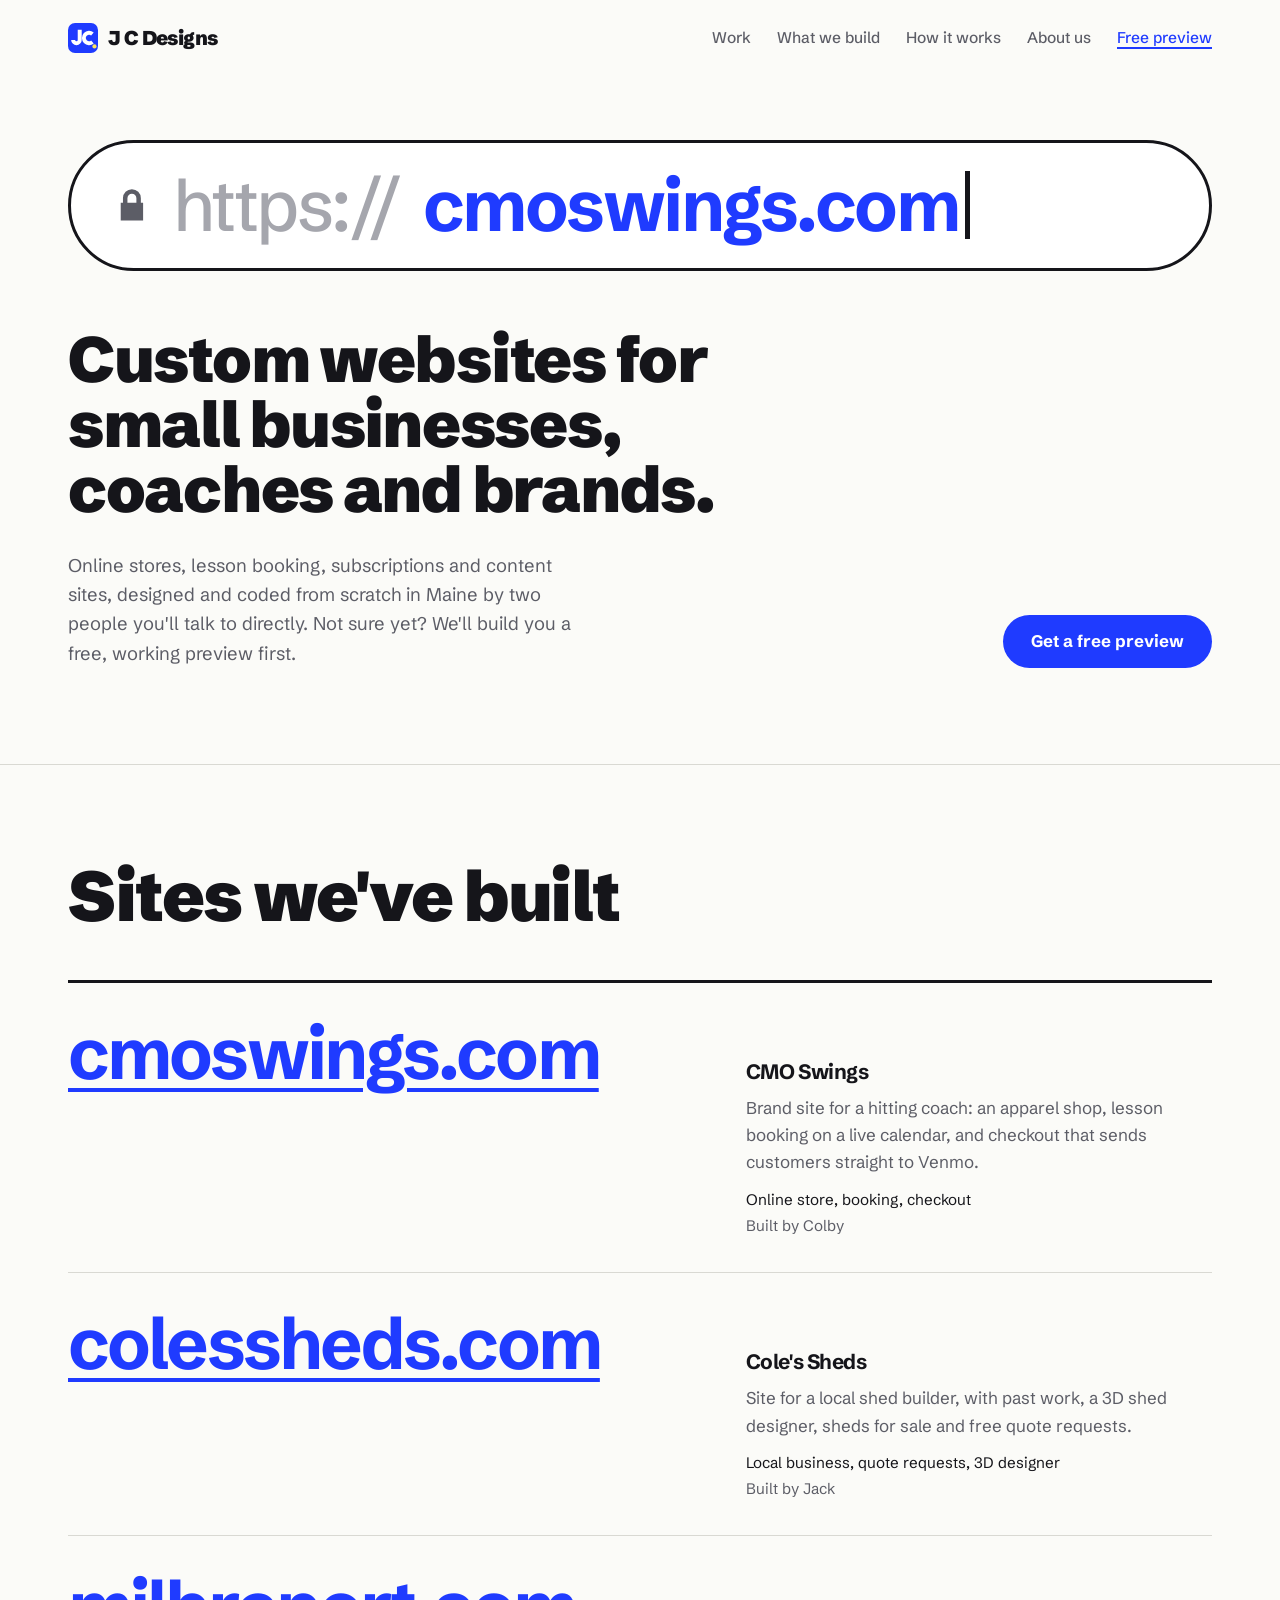
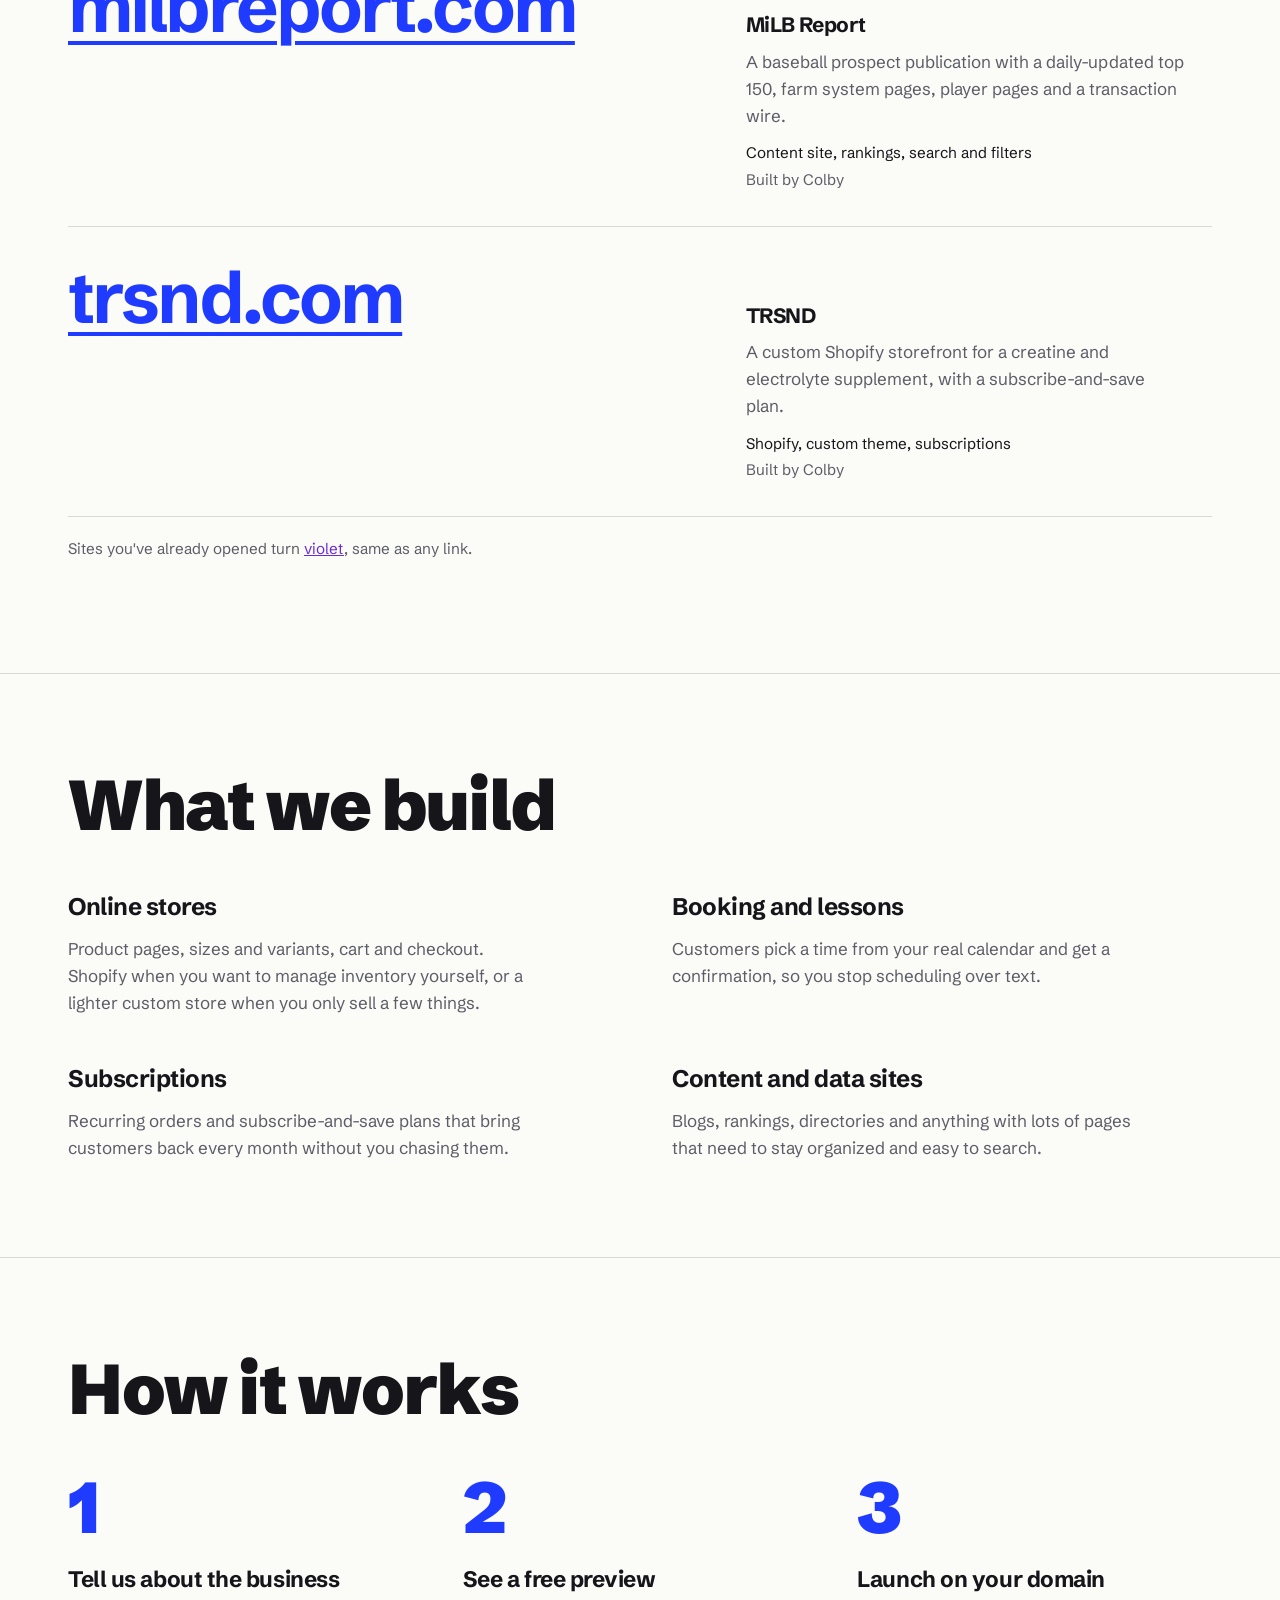
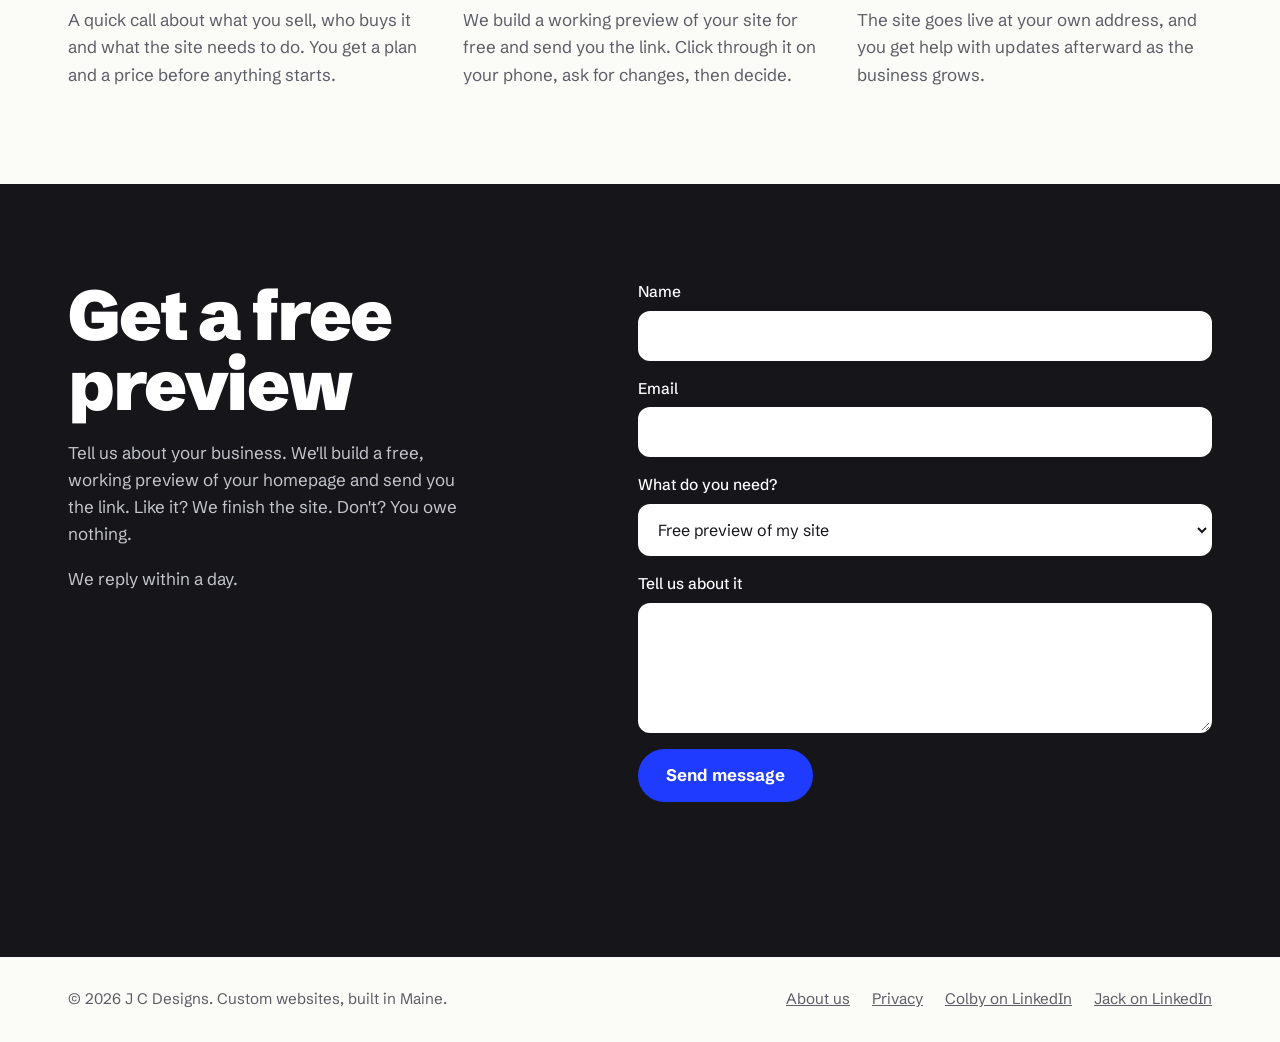
<file: index.html>
<!doctype html>
<html lang="en">
<head>
<meta charset="utf-8">
<meta name="viewport" content="width=device-width, initial-scale=1">
<title>J C Designs | Custom websites for small businesses, coaches and brands</title>
<meta name="description" content="Custom websites built from scratch for small businesses, coaches and brands. Online stores, booking, subscriptions and content sites. Based in Maine.">
<link rel="preconnect" href="https://fonts.googleapis.com">
<link rel="preconnect" href="https://fonts.gstatic.com" crossorigin>
<link href="https://fonts.googleapis.com/css2?family=Schibsted+Grotesk:wght@400;500;700;900&display=swap" rel="stylesheet">
<link rel="icon" href="favicon.svg" type="image/svg+xml">
<link rel="apple-touch-icon" href="apple-touch-icon.png">
<link rel="stylesheet" href="styles.css">
<!-- META PIXEL: paste your Pixel ID between the quotes to turn on ad tracking. Empty = off. -->
<script>
  window.META_PIXEL_ID = '';
  if (window.META_PIXEL_ID) {
    !function(f,b,e,v,n,t,s){if(f.fbq)return;n=f.fbq=function(){n.callMethod?n.callMethod.apply(n,arguments):n.queue.push(arguments)};if(!f._fbq)f._fbq=n;n.push=n;n.loaded=!0;n.version='2.0';n.queue=[];t=b.createElement(e);t.async=!0;t.src=v;s=b.getElementsByTagName(e)[0];s.parentNode.insertBefore(t,s)}(window,document,'script','https://connect.facebook.net/en_US/fbevents.js');
    fbq('init', window.META_PIXEL_ID);
    fbq('track', 'PageView');
  }
</script>
</head>
<body>

<header class="site">
  <div class="wrap">
    <a class="logo" href="#top"><img src="favicon.svg" alt="">J C Designs</a>
    <nav class="links" aria-label="Main">
      <a href="#work">Work</a>
      <a href="#services">What we build</a>
      <a href="#process">How it works</a>
      <a href="about.html">About us</a>
      <a class="nav-cta" href="#contact">Free preview</a>
    </nav>
  </div>
</header>

<main id="top">
  <div class="hero wrap">
    <div class="bar" aria-hidden="true">
      <svg viewBox="0 0 16 16" fill="currentColor"><path d="M4 7V5a4 4 0 1 1 8 0v2h1v8H3V7h1Zm2 0h4V5a2 2 0 1 0-4 0v2Z"/></svg>
      <span class="scheme">https://</span><a id="addr" href="https://cmoswings.com" tabindex="-1">cmoswings.com</a><span class="caret"></span>
    </div>
    <h1>Custom websites for small businesses, coaches and brands.</h1>
    <div class="hero-row">
      <p>Online stores, lesson booking, subscriptions and content sites, designed and coded from scratch in Maine by two people you'll talk to directly. Not sure yet? We'll build you a free, working preview first.</p>
      <a class="btn" href="#contact">Get a free preview</a>
    </div>
  </div>

  <section class="block" id="work" aria-labelledby="work-title">
    <div class="wrap">
      <h2 id="work-title">Sites we've built</h2>
      <ul class="projects">
        <li class="project">
          <a class="domain" href="https://cmoswings.com" target="_blank" rel="noopener">cmoswings.com</a>
          <div>
            <h3>CMO Swings</h3>
            <p>Brand site for a hitting coach: an apparel shop, lesson booking on a live calendar, and checkout that sends customers straight to Venmo.</p>
            <div class="what">Online store, booking, checkout</div>
            <div class="who">Built by Colby</div>
          </div>
        </li>
        <li class="project">
          <a class="domain" href="https://www.colessheds.com" target="_blank" rel="noopener">colessheds.com</a>
          <div>
            <h3>Cole's Sheds</h3>
            <p>Site for a local shed builder, with past work, a 3D shed designer, sheds for sale and free quote requests.</p>
            <div class="what">Local business, quote requests, 3D designer</div>
            <div class="who">Built by Jack</div>
          </div>
        </li>
        <li class="project">
          <a class="domain" href="https://milbreport.com" target="_blank" rel="noopener">milbreport.com</a>
          <div>
            <h3>MiLB Report</h3>
            <p>A baseball prospect publication with a daily-updated top 150, farm system pages, player pages and a transaction wire.</p>
            <div class="what">Content site, rankings, search and filters</div>
            <div class="who">Built by Colby</div>
          </div>
        </li>
        <li class="project">
          <a class="domain" href="https://trsnd.com" target="_blank" rel="noopener">trsnd.com</a>
          <div>
            <h3>TRSND</h3>
            <p>A custom Shopify storefront for a creatine and electrolyte supplement, with a subscribe-and-save plan.</p>
            <div class="what">Shopify, custom theme, subscriptions</div>
            <div class="who">Built by Colby</div>
          </div>
        </li>
      </ul>
      <p class="visited-note">Sites you've already opened turn <span>violet</span>, same as any link.</p>
    </div>
  </section>

  <section class="block" id="services" aria-labelledby="services-title">
    <div class="wrap">
      <h2 id="services-title">What we build</h2>
      <div class="services">
        <div>
          <h3>Online stores</h3>
          <p>Product pages, sizes and variants, cart and checkout. Shopify when you want to manage inventory yourself, or a lighter custom store when you only sell a few things.</p>
        </div>
        <div>
          <h3>Booking and lessons</h3>
          <p>Customers pick a time from your real calendar and get a confirmation, so you stop scheduling over text.</p>
        </div>
        <div>
          <h3>Subscriptions</h3>
          <p>Recurring orders and subscribe-and-save plans that bring customers back every month without you chasing them.</p>
        </div>
        <div>
          <h3>Content and data sites</h3>
          <p>Blogs, rankings, directories and anything with lots of pages that need to stay organized and easy to search.</p>
        </div>
      </div>
    </div>
  </section>

  <section class="block" id="process" aria-labelledby="process-title">
    <div class="wrap">
      <h2 id="process-title">How it works</h2>
      <ol class="steps">
        <li>
          <h3>Tell us about the business</h3>
          <p>A quick call about what you sell, who buys it and what the site needs to do. You get a plan and a price before anything starts.</p>
        </li>
        <li>
          <h3>See a free preview</h3>
          <p>We build a working preview of your site for free and send you the link. Click through it on your phone, ask for changes, then decide.</p>
        </li>
        <li>
          <h3>Launch on your domain</h3>
          <p>The site goes live at your own address, and you get help with updates afterward as the business grows.</p>
        </li>
      </ol>
    </div>
  </section>
</main>

<section class="contact" id="contact" aria-labelledby="contact-title">
  <div class="wrap">
    <div>
      <h2 id="contact-title">Get a free preview</h2>
      <p>Tell us about your business. We'll build a free, working preview of your homepage and send you the link. Like it? We finish the site. Don't? You owe nothing.</p>
      <p>We reply within a day.</p>
    </div>
    <!--
      CONTACT FORM: submissions go through FormSubmit (formsubmit.co) and are
      emailed to Colby, with a copy to Jack. The very first submission sends an
      activation email to each inbox; click the link in it once and every
      later message is delivered.
    -->
    <form id="contact-form" novalidate>
      <label for="cf-name">Name <input id="cf-name" name="name" autocomplete="name" required></label>
      <label for="cf-email">Email <input id="cf-email" type="email" name="email" autocomplete="email" required></label>
      <label for="cf-type">What do you need?
        <select id="cf-type" name="type">
          <option>Free preview of my site</option>
          <option>Online store</option>
          <option>Booking site</option>
          <option>Subscriptions</option>
          <option>Content or data site</option>
          <option>Something else</option>
        </select>
      </label>
      <label for="cf-message">Tell us about it <textarea id="cf-message" name="message"></textarea></label>
      <input type="text" name="_honey" tabindex="-1" autocomplete="off" aria-hidden="true" style="position:absolute;left:-9999px">
      <button class="btn" type="submit" id="cf-send">Send message</button>
      <p class="form-status" id="cf-status" role="status" aria-live="polite"></p>
    </form>
  </div>
</section>

<footer>
  <div class="wrap">
    <span>&copy; <span id="yr">2026</span> J C Designs. Custom websites, built in Maine.</span>
    <nav aria-label="Footer"><a href="about.html">About us</a><a href="privacy.html">Privacy</a><a href="https://www.linkedin.com/in/colby-moholland-ba1946391/" target="_blank" rel="noopener">Colby on LinkedIn</a><a href="https://www.linkedin.com/in/jack-caricofe-293b00419/" target="_blank" rel="noopener">Jack on LinkedIn</a></nav>
  </div>
</footer>

<script>
  // Address bar: types out each site we've built, then ends on "yours".
  (function () {
    const a = document.getElementById('addr');
    const sites = [
      ['cmoswings.com', 'https://cmoswings.com'],
      ['colessheds.com', 'https://www.colessheds.com'],
      ['milbreport.com', 'https://milbreport.com'],
      ['trsnd.com', 'https://trsnd.com'],
      ['yourbusiness.com', '#contact']
    ];
    if (matchMedia('(prefers-reduced-motion: reduce)').matches) {
      a.textContent = 'yourbusiness.com'; a.href = '#contact'; a.classList.add('yours'); return;
    }
    let i = 0;
    const wait = ms => new Promise(r => setTimeout(r, ms));
    async function run() {
      for (;;) {
        const [name, href] = sites[i];
        a.href = href; a.classList.toggle('yours', href === '#contact');
        for (let n = 1; n <= name.length; n++) { a.textContent = name.slice(0, n); await wait(55 + Math.random() * 45); }
        await wait(href === '#contact' ? 3200 : 1500);
        for (let n = name.length; n >= 0; n--) { a.textContent = name.slice(0, n); await wait(22); }
        a.classList.remove('yours');
        await wait(220);
        i = (i + 1) % sites.length;
      }
    }
    a.textContent = '';
    setTimeout(run, 400);
  })();

  // Contact form: sends each inquiry to Colby and to Jack as two separate
  // FormSubmit emails. Each address activates once via FormSubmit's first email.
  const FORM_ENDPOINTS = [
    'https://formsubmit.co/ajax/ctmcards1@gmail.com',
    'https://formsubmit.co/ajax/jackcaricofe222@gmail.com'
  ];
  const form = document.getElementById('contact-form');
  const status = document.getElementById('cf-status');
  const sendBtn = document.getElementById('cf-send');
  form.addEventListener('submit', async e => {
    e.preventDefault();
    if (!form.checkValidity()) {
      status.dataset.state = 'error';
      status.textContent = 'Add your name and a valid email address so we can reply.';
      form.querySelector(':invalid').focus();
      return;
    }
    const d = Object.fromEntries(new FormData(form));
    if (d._honey) return;
    sendBtn.disabled = true;
    sendBtn.textContent = 'Sending...';
    status.dataset.state = '';
    status.textContent = '';
    try {
      const body = JSON.stringify({
        name: d.name, email: d.email, need: d.type, message: d.message || '',
        _replyto: d.email, _template: 'table',
        _subject: 'New website inquiry: ' + d.type + ' from ' + d.name
      });
      const results = await Promise.allSettled(FORM_ENDPOINTS.map(url => fetch(url, {
        method: 'POST',
        headers: { 'Content-Type': 'application/json', 'Accept': 'application/json' },
        body
      })));
      const anySent = results.some(r => r.status === 'fulfilled' && r.value.ok);
      if (!anySent) throw new Error('not sent');
      form.reset();
      if (window.fbq) fbq('track', 'Lead', { content_name: d.type });
      status.dataset.state = 'sent';
      status.textContent = 'Message sent. We\'ll reply within a day.';
      sendBtn.textContent = 'Sent';
    } catch (err) {
      status.dataset.state = 'error';
      status.textContent = 'Your message didn\'t send. Check your connection and try again.';
      sendBtn.disabled = false;
      sendBtn.textContent = 'Send message';
    }
  });

  document.getElementById('yr').textContent = new Date().getFullYear();
</script>
</body>
</html>
</file>
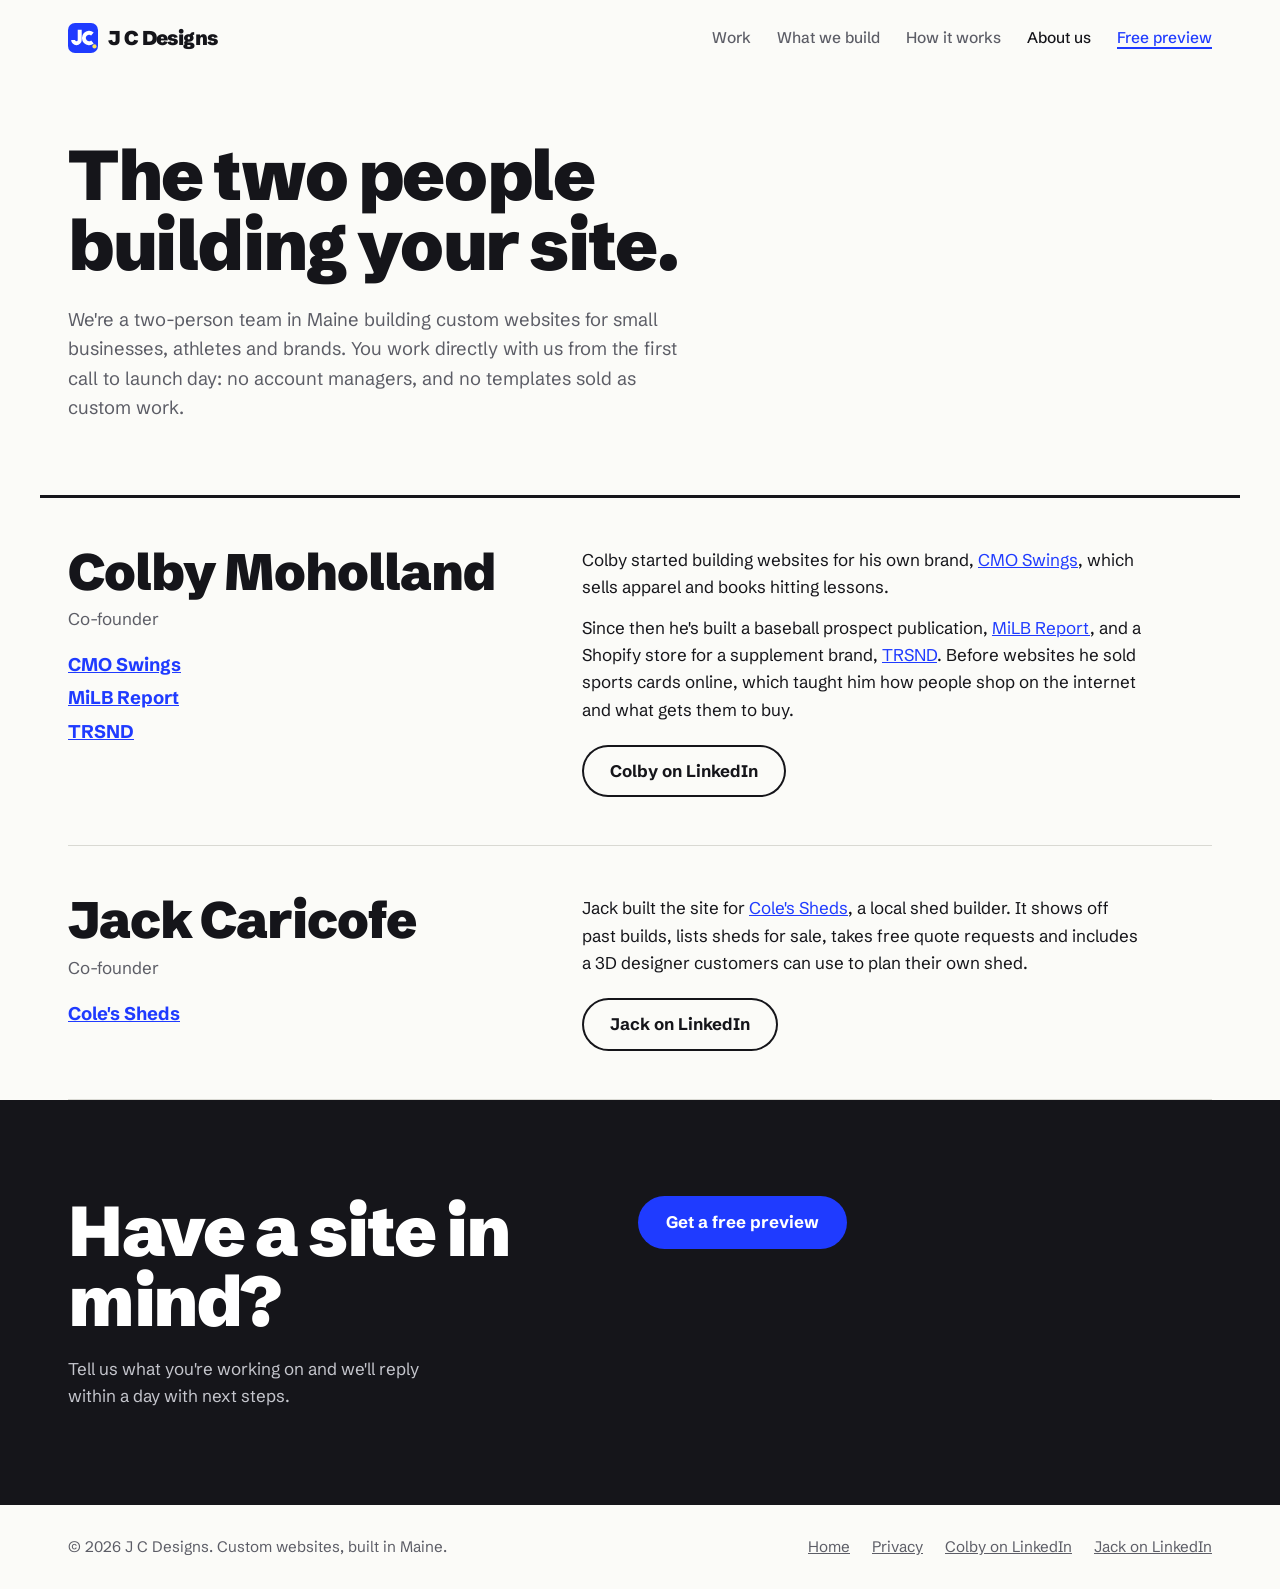
<file: about.html>
<!doctype html>
<html lang="en">
<head>
<meta charset="utf-8">
<meta name="viewport" content="width=device-width, initial-scale=1">
<title>About us | J C Designs</title>
<meta name="description" content="Colby Moholland and Jack Caricofe build custom websites for small businesses, athletes and brands from Maine.">
<link rel="preconnect" href="https://fonts.googleapis.com">
<link rel="preconnect" href="https://fonts.gstatic.com" crossorigin>
<link href="https://fonts.googleapis.com/css2?family=Schibsted+Grotesk:wght@400;500;700;900&display=swap" rel="stylesheet">
<link rel="icon" href="favicon.svg" type="image/svg+xml">
<link rel="apple-touch-icon" href="apple-touch-icon.png">
<link rel="stylesheet" href="styles.css">
<!-- META PIXEL: paste your Pixel ID between the quotes to turn on ad tracking. Empty = off. -->
<script>
  window.META_PIXEL_ID = '';
  if (window.META_PIXEL_ID) {
    !function(f,b,e,v,n,t,s){if(f.fbq)return;n=f.fbq=function(){n.callMethod?n.callMethod.apply(n,arguments):n.queue.push(arguments)};if(!f._fbq)f._fbq=n;n.push=n;n.loaded=!0;n.version='2.0';n.queue=[];t=b.createElement(e);t.async=!0;t.src=v;s=b.getElementsByTagName(e)[0];s.parentNode.insertBefore(t,s)}(window,document,'script','https://connect.facebook.net/en_US/fbevents.js');
    fbq('init', window.META_PIXEL_ID);
    fbq('track', 'PageView');
  }
</script>
</head>
<body>

<header class="site">
  <div class="wrap">
    <a class="logo" href="index.html"><img src="favicon.svg" alt="">J C Designs</a>
    <nav class="links" aria-label="Main">
      <a href="index.html#work">Work</a>
      <a href="index.html#services">What we build</a>
      <a href="index.html#process">How it works</a>
      <a href="about.html" aria-current="page">About us</a>
      <a class="nav-cta" href="index.html#contact">Free preview</a>
    </nav>
  </div>
</header>

<main>
  <div class="about-hero wrap">
    <h1>The two people building your site.</h1>
    <p>We're a two-person team in Maine building custom websites for small businesses, athletes and brands. You work directly with us from the first call to launch day: no account managers, and no templates sold as custom work.</p>
  </div>

  <div class="team wrap">
    <section class="person" aria-labelledby="colby">
      <div>
        <h2 id="colby">Colby Moholland</h2>
        <p class="role">Co-founder</p>
        <ul class="built" aria-label="Sites Colby built">
          <li><a href="https://cmoswings.com" target="_blank" rel="noopener">CMO Swings</a></li>
          <li><a href="https://milbreport.com" target="_blank" rel="noopener">MiLB Report</a></li>
          <li><a href="https://trsnd.com" target="_blank" rel="noopener">TRSND</a></li>
        </ul>
      </div>
      <div class="bio">
        <p>Colby started building websites for his own brand, <a href="https://cmoswings.com" target="_blank" rel="noopener">CMO Swings</a>, which sells apparel and books hitting lessons.</p>
        <p>Since then he's built a baseball prospect publication, <a href="https://milbreport.com" target="_blank" rel="noopener">MiLB Report</a>, and a Shopify store for a supplement brand, <a href="https://trsnd.com" target="_blank" rel="noopener">TRSND</a>. Before websites he sold sports cards online, which taught him how people shop on the internet and what gets them to buy.</p>
        <a class="btn line" href="https://www.linkedin.com/in/colby-moholland-ba1946391/" target="_blank" rel="noopener">Colby on LinkedIn</a>
      </div>
    </section>

    <section class="person" aria-labelledby="jack">
      <div>
        <h2 id="jack">Jack Caricofe</h2>
        <p class="role">Co-founder</p>
        <ul class="built" aria-label="Sites Jack built">
          <li><a href="https://www.colessheds.com" target="_blank" rel="noopener">Cole's Sheds</a></li>
        </ul>
      </div>
      <div class="bio">
        <p>Jack built the site for <a href="https://www.colessheds.com" target="_blank" rel="noopener">Cole's Sheds</a>, a local shed builder. It shows off past builds, lists sheds for sale, takes free quote requests and includes a 3D designer customers can use to plan their own shed.</p>
        <a class="btn line" href="https://www.linkedin.com/in/jack-caricofe-293b00419/" target="_blank" rel="noopener">Jack on LinkedIn</a>
      </div>
    </section>
  </div>
</main>

<section class="contact">
  <div class="wrap">
    <div>
      <h2>Have a site in mind?</h2>
      <p>Tell us what you're working on and we'll reply within a day with next steps.</p>
    </div>
    <div><a class="btn" href="index.html#contact">Get a free preview</a></div>
  </div>
</section>

<footer>
  <div class="wrap">
    <span>&copy; 2026 J C Designs. Custom websites, built in Maine.</span>
    <nav aria-label="Footer"><a href="index.html">Home</a><a href="privacy.html">Privacy</a><a href="https://www.linkedin.com/in/colby-moholland-ba1946391/" target="_blank" rel="noopener">Colby on LinkedIn</a><a href="https://www.linkedin.com/in/jack-caricofe-293b00419/" target="_blank" rel="noopener">Jack on LinkedIn</a></nav>
  </div>
</footer>

</body>
</html>
</file>
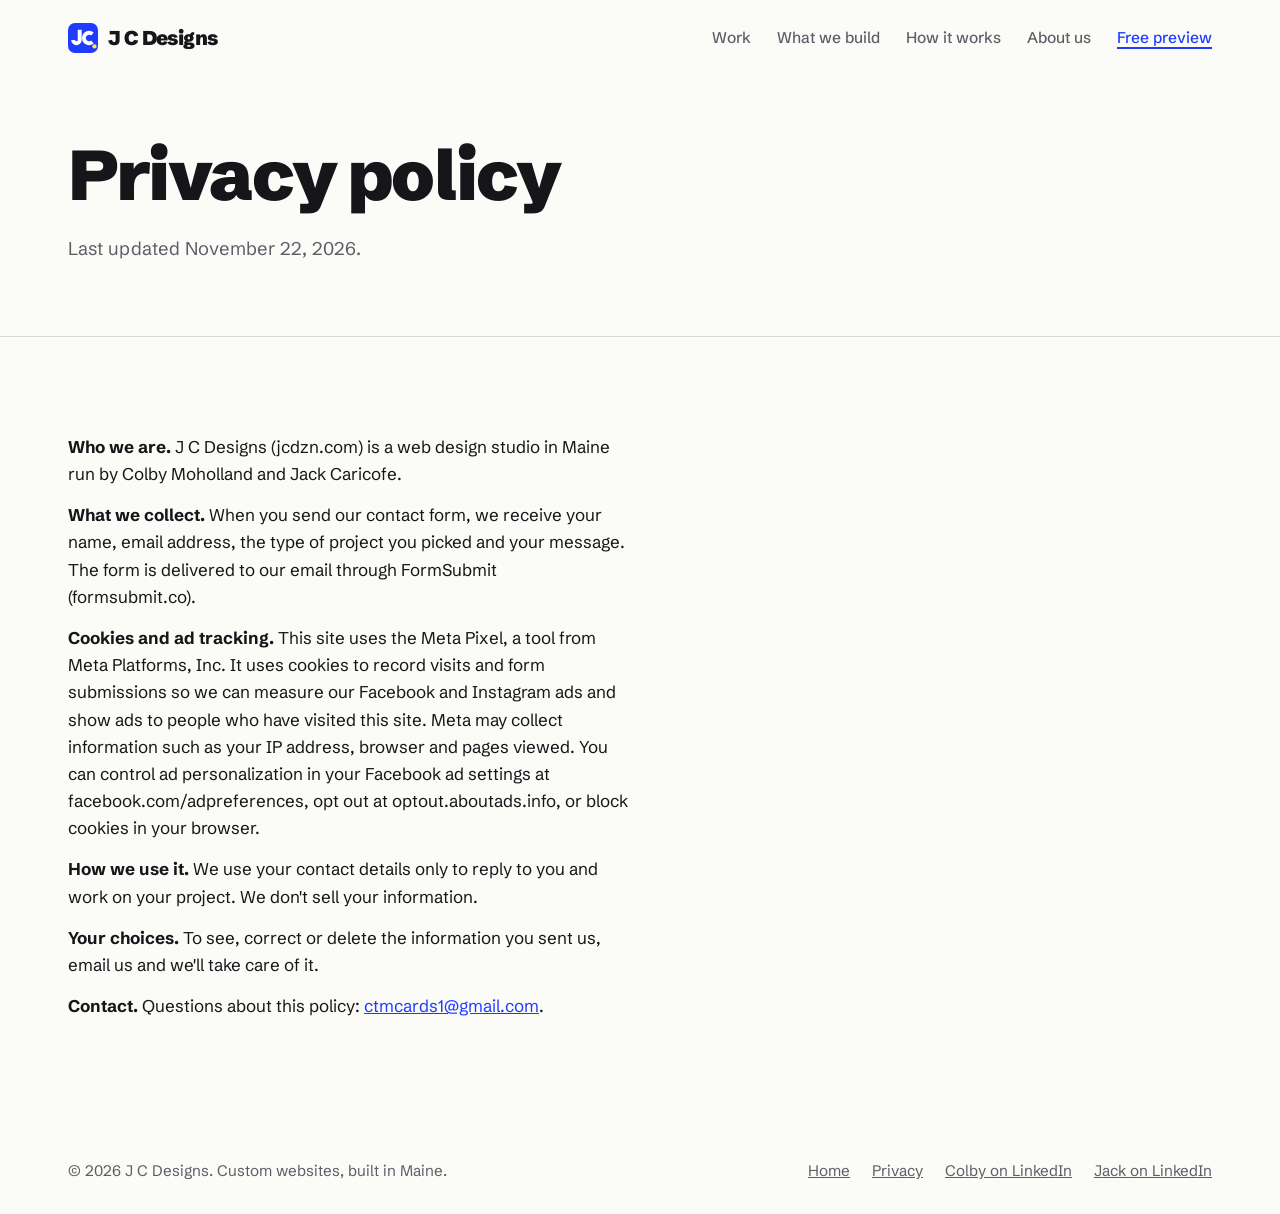
<file: privacy.html>
<!doctype html>
<html lang="en">
<head>
<meta charset="utf-8">
<meta name="viewport" content="width=device-width, initial-scale=1">
<title>Privacy policy | J C Designs</title>
<meta name="description" content="How J C Designs collects and uses information on jcdzn.com.">
<link rel="preconnect" href="https://fonts.googleapis.com">
<link rel="preconnect" href="https://fonts.gstatic.com" crossorigin>
<link href="https://fonts.googleapis.com/css2?family=Schibsted+Grotesk:wght@400;500;700;900&display=swap" rel="stylesheet">
<link rel="icon" href="favicon.svg" type="image/svg+xml">
<link rel="apple-touch-icon" href="apple-touch-icon.png">
<link rel="stylesheet" href="styles.css">
<!-- META PIXEL: paste your Pixel ID between the quotes to turn on ad tracking. Empty = off. -->
<script>
  window.META_PIXEL_ID = '';
  if (window.META_PIXEL_ID) {
    !function(f,b,e,v,n,t,s){if(f.fbq)return;n=f.fbq=function(){n.callMethod?n.callMethod.apply(n,arguments):n.queue.push(arguments)};if(!f._fbq)f._fbq=n;n.push=n;n.loaded=!0;n.version='2.0';n.queue=[];t=b.createElement(e);t.async=!0;t.src=v;s=b.getElementsByTagName(e)[0];s.parentNode.insertBefore(t,s)}(window,document,'script','https://connect.facebook.net/en_US/fbevents.js');
    fbq('init', window.META_PIXEL_ID);
    fbq('track', 'PageView');
  }
</script>
</head>
<body>

<header class="site">
  <div class="wrap">
    <a class="logo" href="index.html"><img src="favicon.svg" alt="">J C Designs</a>
    <nav class="links" aria-label="Main">
      <a href="index.html#work">Work</a>
      <a href="index.html#services">What we build</a>
      <a href="index.html#process">How it works</a>
      <a href="about.html" >About us</a>
      <a class="nav-cta" href="index.html#contact">Free preview</a>
    </nav>
  </div>
</header>

<main>
  <section class="about-hero wrap">
    <h1>Privacy policy</h1>
    <p>Last updated November 22, 2026.</p>
  </section>
  <section class="block">
    <div class="wrap bio">
      <p><strong>Who we are.</strong> J C Designs (jcdzn.com) is a web design studio in Maine run by Colby Moholland and Jack Caricofe.</p>
      <p><strong>What we collect.</strong> When you send our contact form, we receive your name, email address, the type of project you picked and your message. The form is delivered to our email through FormSubmit (formsubmit.co).</p>
      <p><strong>Cookies and ad tracking.</strong> This site uses the Meta Pixel, a tool from Meta Platforms, Inc. It uses cookies to record visits and form submissions so we can measure our Facebook and Instagram ads and show ads to people who have visited this site. Meta may collect information such as your IP address, browser and pages viewed. You can control ad personalization in your Facebook ad settings at facebook.com/adpreferences, opt out at optout.aboutads.info, or block cookies in your browser.</p>
      <p><strong>How we use it.</strong> We use your contact details only to reply to you and work on your project. We don't sell your information.</p>
      <p><strong>Your choices.</strong> To see, correct or delete the information you sent us, email us and we'll take care of it.</p>
      <p><strong>Contact.</strong> Questions about this policy: <a href="mailto:ctmcards1@gmail.com">ctmcards1@gmail.com</a>.</p>
    </div>
  </section>
</main>

<footer>
  <div class="wrap">
    <span>&copy; 2026 J C Designs. Custom websites, built in Maine.</span>
    <nav aria-label="Footer"><a href="index.html">Home</a><a href="privacy.html">Privacy</a><a href="https://www.linkedin.com/in/colby-moholland-ba1946391/" target="_blank" rel="noopener">Colby on LinkedIn</a><a href="https://www.linkedin.com/in/jack-caricofe-293b00419/" target="_blank" rel="noopener">Jack on LinkedIn</a></nav>
  </div>
</footer>

</body>
</html>
</file>
<file: styles.css>
/*
  J C Designs. Concept: the address bar. Domains are the work, so they are set big, in hyperlink blue,
  and turn violet once you've visited them, like any link. Selection yellow is used once: for "your" site.
  BUSINESS NAME: appears in the <title>, header logo and footer of index.html and about.html. Search for "J C Designs".
*/
:root {
  --paper: #fbfbf8;
  --ink: #15151a;
  --gray: #5c5d66;
  --rule: #d9d9d3;
  --link: #1f3bff;
  --visited: #6b2bd9;
  --select: #ffe45c;
  --font: "Schibsted Grotesk", "Helvetica Neue", Arial, sans-serif;
  --wrap: 1200px;
}
* { box-sizing: border-box; }
html { scroll-behavior: smooth; }
@media (prefers-reduced-motion: reduce) { html { scroll-behavior: auto; } }
body { margin: 0; background: var(--paper); color: var(--ink); font: 400 1.0625rem/1.6 var(--font); -webkit-font-smoothing: antialiased; }
a { color: inherit; }
::selection { background: var(--select); color: var(--ink); }
:focus-visible { outline: 3px solid var(--link); outline-offset: 3px; border-radius: 4px; }
.wrap { max-width: var(--wrap); margin: 0 auto; padding: 0 28px; }
@media (max-width: 600px) { .wrap { padding: 0 18px; } }
.sr { position: absolute; width: 1px; height: 1px; overflow: hidden; clip: rect(0 0 0 0); white-space: nowrap; }
h1, h2, h3 { margin: 0; letter-spacing: -0.02em; }

/* Header */
header.site { padding: 22px 0; }
header.site .wrap { display: flex; align-items: center; justify-content: space-between; gap: 16px; }
.logo { display: flex; align-items: center; gap: 10px; font-weight: 900; font-size: 1.25rem; text-decoration: none; letter-spacing: -0.03em; }
.logo img { width: 30px; height: 30px; }
nav.links { display: flex; align-items: center; gap: 26px; font-weight: 500; font-size: 0.97rem; }
nav.links a { text-decoration: none; color: var(--gray); }
nav.links a:hover, nav.links a[aria-current="page"] { color: var(--ink); }
nav.links .nav-cta { color: var(--link); text-decoration: underline; text-underline-offset: 4px; text-decoration-thickness: 2px; }
@media (max-width: 760px) { nav.links a:not(.nav-cta) { display: none; } }

/* Hero: the address bar */
.hero { padding-top: 64px; padding-bottom: 96px; }
.bar { display: flex; align-items: center; gap: 0.32em; border: 3px solid var(--ink); border-radius: 999px; padding: 0.32em 0.6em; font-weight: 700; font-size: clamp(1.4rem, 5.6vw, 4.6rem); line-height: 1.1; letter-spacing: -0.035em; white-space: nowrap; overflow: hidden; background: #fff; }
.bar svg { flex: 0 0 auto; width: 0.5em; height: 0.5em; color: var(--gray); }
.bar .scheme { color: #a5a6ad; font-weight: 500; }
.bar a { color: var(--link); text-decoration: none; border-radius: 0.08em; }
.bar a.yours { background: var(--select); color: var(--ink); }
.caret { display: inline-block; width: 0.06em; height: 0.95em; background: var(--ink); margin-left: -0.22em; }
@media (prefers-reduced-motion: no-preference) { .caret { animation: blink 1.05s steps(1) infinite; } }
@keyframes blink { 50% { opacity: 0; } }
.hero h1 { font-weight: 900; font-size: clamp(2.2rem, 5vw, 4.25rem); line-height: 1.02; max-width: 17ch; margin-top: 56px; }
.hero-row { display: flex; justify-content: space-between; align-items: flex-end; gap: 32px 48px; margin-top: 28px; flex-wrap: wrap; }
.hero p { margin: 0; max-width: 48ch; font-size: 1.15rem; color: var(--gray); }

.btn { display: inline-block; background: var(--link); color: #fff; text-decoration: none; font: 700 1.05rem/1 var(--font); padding: 18px 28px; border-radius: 999px; border: 0; cursor: pointer; }
.btn:hover { background: #172fd6; }
.btn.line { background: transparent; color: var(--ink); box-shadow: inset 0 0 0 2px var(--ink); }
.btn.line:hover { background: var(--ink); color: #fff; }
.btn:disabled { opacity: .5; cursor: default; }

/* Sections */
section.block { padding: 96px 0; border-top: 1px solid var(--rule); }
.block > .wrap > h2, .about-hero h1 { font-weight: 900; font-size: clamp(2.4rem, 5.5vw, 4.5rem); line-height: 1; margin-bottom: 48px; }

/* Work: the domains are the work */
.projects { list-style: none; margin: 0; padding: 0; border-top: 3px solid var(--ink); }
.project { display: grid; grid-template-columns: minmax(0, 1.35fr) minmax(0, 1fr); gap: 12px 48px; padding: 34px 0; border-bottom: 1px solid var(--rule); align-items: baseline; }
.domain { font-weight: 700; font-size: clamp(2rem, 5.6vw, 4.6rem); line-height: 1.02; letter-spacing: -0.04em; color: var(--link); text-decoration: underline; text-decoration-thickness: 0.06em; text-underline-offset: 0.12em; overflow-wrap: anywhere; }
.domain:visited { color: var(--visited); }
.domain:hover { text-decoration-thickness: 0.1em; }
.project h3 { font-size: 1.3rem; font-weight: 700; }
.project p { margin: 6px 0 0; color: var(--gray); max-width: 44ch; }
.project .what { margin-top: 12px; font-size: 0.95rem; color: var(--ink); }
.project .who { font-size: 0.95rem; color: var(--gray); margin-top: 2px; }
.visited-note { margin-top: 20px; color: var(--gray); font-size: 0.95rem; }
.visited-note span { color: var(--visited); text-decoration: underline; }

/* Services */
.services { display: grid; grid-template-columns: repeat(2, minmax(0, 1fr)); gap: 44px 64px; }
.services h3 { font-size: 1.5rem; font-weight: 700; }
.services p { margin: 8px 0 0; color: var(--gray); max-width: 46ch; }

/* Steps: a real sequence */
.steps { list-style: none; counter-reset: s; margin: 0; padding: 0; display: grid; grid-template-columns: repeat(3, minmax(0, 1fr)); gap: 40px; }
.steps li { counter-increment: s; }
.steps li::before { content: counter(s); display: block; font-weight: 900; font-size: 4.5rem; line-height: 1; color: var(--link); margin-bottom: 18px; letter-spacing: -0.04em; }
.steps h3 { font-size: 1.4rem; font-weight: 700; }
.steps p { margin: 8px 0 0; color: var(--gray); }

/* Contact */
.contact { background: var(--ink); color: #fff; padding: 96px 0; }
.contact .wrap { display: grid; grid-template-columns: minmax(0, 1fr) minmax(0, 1.1fr); gap: 48px; align-items: start; }
.contact h2 { font-weight: 900; font-size: clamp(2.4rem, 5.5vw, 4.5rem); line-height: 1; }
.contact p { color: #c5c6cd; max-width: 40ch; margin: 18px 0 0; }
.contact a.mail { color: #fff; }
form { display: grid; gap: 16px; }
label { display: grid; gap: 6px; font-weight: 500; font-size: 0.97rem; }
input, select, textarea { font: 400 1rem var(--font); color: var(--ink); background: #fff; border: 2px solid transparent; border-radius: 12px; padding: 13px 14px; width: 100%; }
textarea { min-height: 130px; resize: vertical; }
input:focus, select:focus, textarea:focus { outline: none; border-color: var(--select); }
.contact .btn { justify-self: start; }
.form-status { margin: 0; min-height: 1.5em; font-weight: 500; }
.form-status[data-state="error"] { color: #ffb4a8; }
.form-status[data-state="sent"] { color: var(--select); }

/* About */
.about-hero { padding-top: 64px; padding-bottom: 72px; }
.about-hero h1 { margin-bottom: 24px; max-width: 16ch; }
.about-hero p { max-width: 56ch; font-size: 1.15rem; color: var(--gray); margin: 0; }
.team { display: grid; gap: 0; border-top: 3px solid var(--ink); }
.person { display: grid; grid-template-columns: minmax(0, 1fr) minmax(0, 1.4fr); gap: 24px 64px; padding: 48px 0; border-bottom: 1px solid var(--rule); }
.person h2 { font-weight: 900; font-size: clamp(2rem, 4vw, 3.2rem); line-height: 1; }
.role { color: var(--gray); margin: 8px 0 18px; }
.built { list-style: none; margin: 0; padding: 0; display: grid; gap: 4px; }
.built a { color: var(--link); font-weight: 700; font-size: 1.15rem; }
.built a:visited { color: var(--visited); }
.bio p { margin: 0 0 14px; max-width: 56ch; }
.bio a { color: var(--link); }
.bio a:visited { color: var(--visited); }
.bio .btn { margin-top: 8px; }
.bio .btn.line, .bio .btn.line:visited { color: var(--ink); }
.bio .btn.line:hover { color: #fff; }

footer { padding: 30px 0 calc(30px + env(safe-area-inset-bottom, 0px)); font-size: 0.95rem; color: var(--gray); }
footer .wrap { display: flex; justify-content: space-between; gap: 12px 28px; flex-wrap: wrap; }
footer nav { display: flex; gap: 22px; flex-wrap: wrap; }

@media (max-width: 860px) {
  .project, .person, .contact .wrap { grid-template-columns: 1fr; }
  .services { grid-template-columns: 1fr; gap: 32px; }
  .steps { grid-template-columns: 1fr; gap: 32px; }
  .steps li::before { font-size: 3.5rem; margin-bottom: 8px; }
  section.block, .contact { padding: 72px 0; }
  .hero { padding-bottom: 72px; }
  .hero h1 { margin-top: 40px; }
}
@media (max-width: 520px) {
  .bar { border-width: 2px; }
  .bar .scheme { display: none; }
}
</file>
